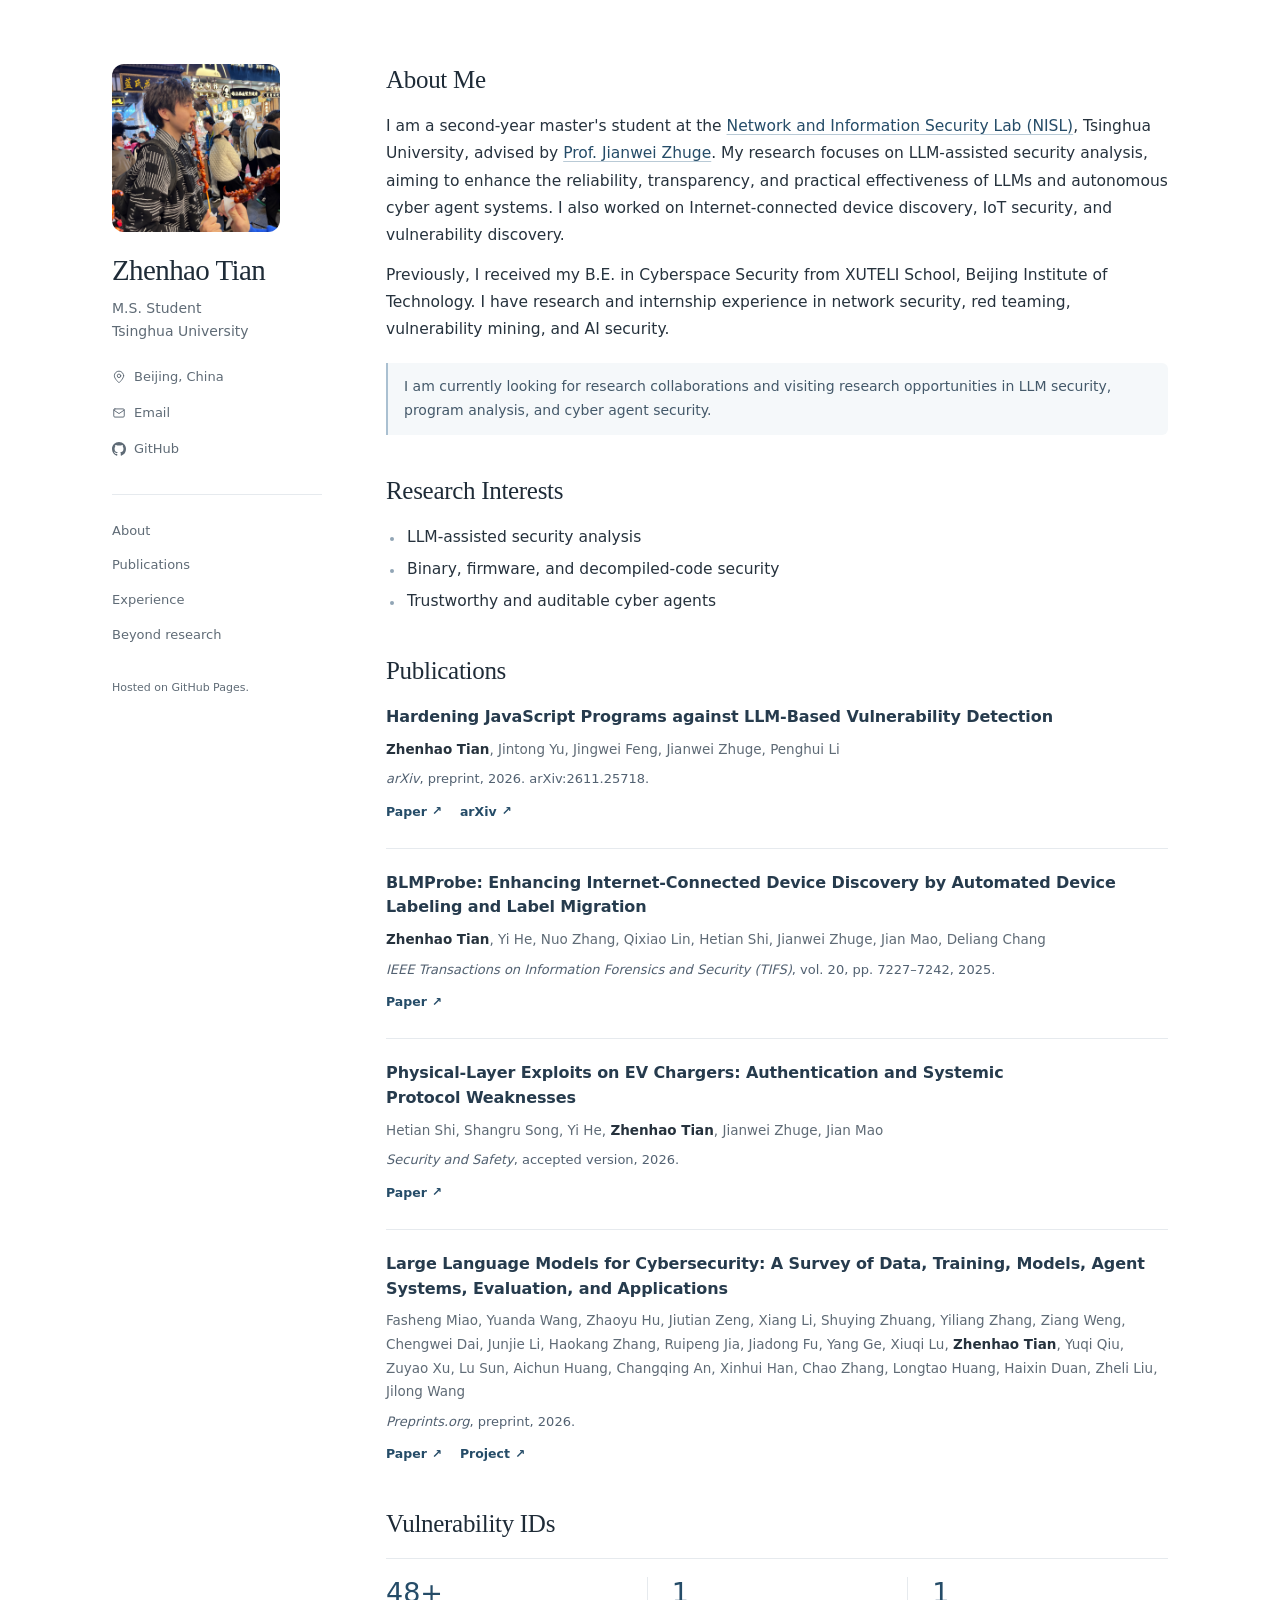
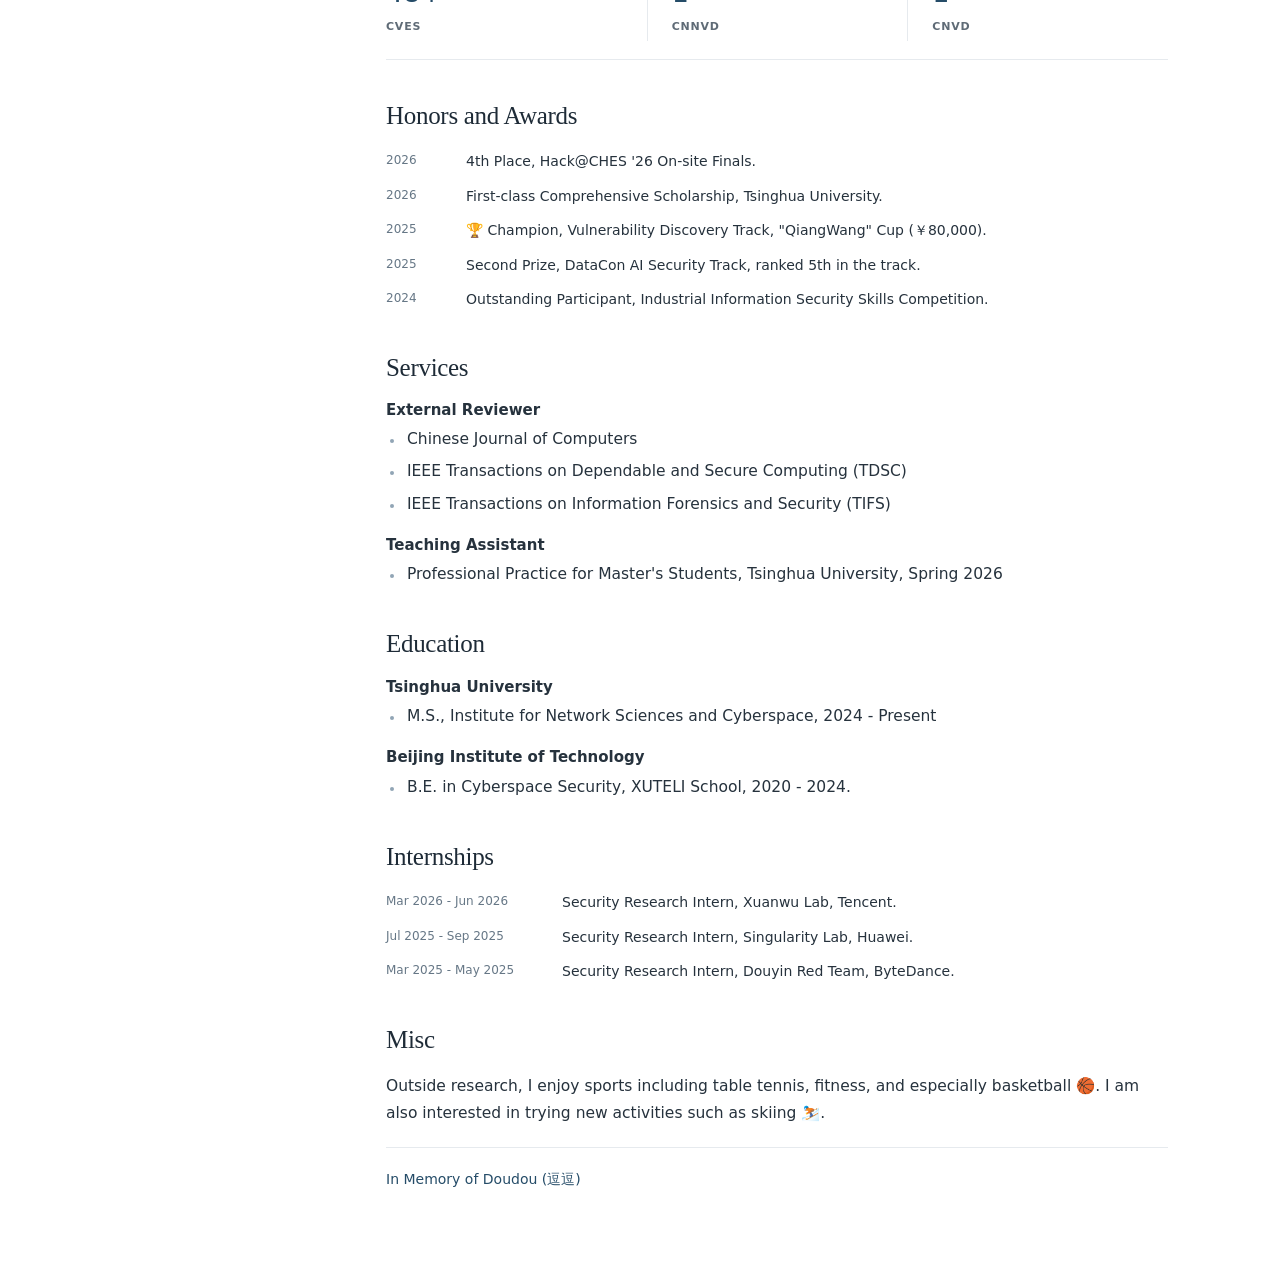
<file: index.html>
<!doctype html>
<html lang="en">
  <head>
    <meta charset="utf-8">
    <meta name="viewport" content="width=device-width, initial-scale=1">
    <meta name="description" content="Academic homepage for a security researcher working on LLM-assisted security analysis, program analysis, and vulnerability discovery.">
    <meta name="author" content="Zhenhao Tian">
    <title>Zhenhao Tian | Tsinghua University</title>
    <link rel="stylesheet" href="assets/css/style.css?v=20261117">
    <link rel="stylesheet" href="assets/css/homepage.css?v=20261117">
    <script type="application/ld+json">
    {
      "@context": "https://schema.org",
      "@type": "Person",
      "name": "Zhenhao Tian",
      "url": "https://tzh00203.github.io/",
      "email": "mailto:tian-zh24@mails.tsinghua.edu.cn",
      "jobTitle": "M.S. Student",
      "affiliation": {
        "@type": "CollegeOrUniversity",
        "name": "Tsinghua University"
      },
      "sameAs": ["https://github.com/tzh00203"]
    }
    </script>
  </head>
  <body class="homepage">
    <main class="academic-page">
      <aside class="sidebar">
        <figure class="profile-photo">
          <img src="assets/img/041ee5af4d082a165237ae47a340b5dd.jpg" alt="Portrait of Zhenhao Tian" width="190" height="190">
        </figure>
        <h1>Zhenhao Tian</h1>
        <p class="subtitle">M.S. Student<br>Tsinghua University</p>
        <ul class="profile-links">
          <li>
            <span class="profile-contact">
              <svg viewBox="0 0 24 24" aria-hidden="true">
                <path d="M20 10c0 4.8-8 12-8 12s-8-7.2-8-12a8 8 0 1 1 16 0Z"></path>
                <circle cx="12" cy="10" r="3"></circle>
              </svg>
              <span>Beijing, China</span>
            </span>
          </li>
          <li>
            <a class="profile-contact" href="mailto:tian-zh24@mails.tsinghua.edu.cn">
              <svg viewBox="0 0 24 24" aria-hidden="true">
                <rect x="3" y="5" width="18" height="14" rx="2"></rect>
                <path d="m3 7 9 6 9-6"></path>
              </svg>
              <span>Email</span>
            </a>
          </li>
          <li>
            <a class="profile-contact" href="https://github.com/tzh00203">
              <svg viewBox="0 0 24 24" aria-hidden="true" style="fill: currentColor; stroke: none;">
                <path d="M12 0C5.37 0 0 5.37 0 12c0 5.31 3.435 9.795 8.205 11.385.6.105.825-.255.825-.57 0-.285-.015-1.23-.015-2.235-3.015.555-3.795-.735-4.035-1.41-.135-.345-.72-1.41-1.23-1.695-.42-.225-1.02-.78-.015-.795.945-.015 1.62.87 1.845 1.23 1.08 1.815 2.805 1.305 3.495.99.105-.78.42-1.305.765-1.605-2.67-.3-5.46-1.335-5.46-5.925 0-1.305.465-2.385 1.23-3.225-.12-.3-.54-1.53.12-3.18 0 0 1.005-.315 3.3 1.23.96-.27 1.98-.405 3-.405s2.04.135 3 .405c2.295-1.56 3.3-1.23 3.3-1.23.66 1.65.24 2.88.12 3.18.765.84 1.23 1.905 1.23 3.225 0 4.605-2.805 5.625-5.475 5.925.435.375.81 1.095.81 2.22 0 1.605-.015 2.895-.015 3.3 0 .315.225.69.825.57A12.02 12.02 0 0 0 24 12c0-6.63-5.37-12-12-12Z"></path>
              </svg>
              <span>GitHub</span>
            </a>
          </li>
        </ul>
        <nav class="section-nav" aria-label="Page sections">
          <a href="#about">About</a>
          <a href="#publications">Publications</a>
          <a href="#experience">Experience</a>
          <a href="#misc">Beyond research</a>
        </nav>
        <p class="hosted-note">Hosted on GitHub Pages.</p>
      </aside>

      <div class="content">
        <section class="plain-section" id="about" aria-labelledby="about-heading">
          <h2 id="about-heading">About Me</h2>
          <p>
            I am a second-year master's student at the
            <a href="https://netsec.ccert.edu.cn/en/">Network and Information Security Lab (NISL)</a>,
            Tsinghua University, advised by
            <a href="https://netsec.ccert.edu.cn/people/zhugejw/">Prof. Jianwei Zhuge</a>.
            My research focuses on LLM-assisted security analysis, aiming to
            enhance the reliability, transparency, and practical effectiveness
            of LLMs and autonomous cyber agent systems. I also worked on
            Internet-connected device discovery, IoT security, and vulnerability
            discovery.
          </p>
          <p>
            Previously, I received my B.E. in Cyberspace Security from XUTELI
            School, Beijing Institute of Technology. I have research and
            internship experience in network security, red teaming, vulnerability
            mining, and AI security.
          </p>
          <p class="quote">
            I am currently looking for research collaborations and visiting
            research opportunities in LLM security, program analysis, and cyber
            agent security.
          </p>
        </section>

        <section class="plain-section" id="research">
          <h2>Research Interests</h2>
          <ul class="compact-list">
            <li>LLM-assisted security analysis</li>
            <li>Binary, firmware, and decompiled-code security</li>
            <li>Trustworthy and auditable cyber agents</li>
          </ul>
        </section>

        <section class="plain-section" id="publications" aria-labelledby="publications-heading">
          <h2 id="publications-heading">Publications</h2>
          <ul class="publication-list">
            <li class="publication">
              <h3 class="publication-title">Hardening JavaScript Programs against LLM-Based Vulnerability Detection</h3>
              <p class="publication-authors"><strong>Zhenhao Tian</strong>, Jintong Yu, Jingwei Feng, Jianwei Zhuge, Penghui Li</p>
              <p class="publication-venue"><em>arXiv</em>, preprint, 2026. arXiv:2611.25718.</p>
              <div class="publication-links" aria-label="Resources for Hardening JavaScript Programs against LLM-Based Vulnerability Detection">
                <a href="https://arxiv.org/pdf/2611.25718" aria-label="Read Hardening JavaScript Programs against LLM-Based Vulnerability Detection paper">Paper <span aria-hidden="true">↗</span></a>
                <a href="https://arxiv.org/abs/2611.25718" aria-label="View Hardening JavaScript Programs against LLM-Based Vulnerability Detection on arXiv">arXiv <span aria-hidden="true">↗</span></a>
              </div>
            </li>
            <li class="publication">
              <h3 class="publication-title">BLMProbe: Enhancing Internet-Connected Device Discovery by Automated Device Labeling and Label Migration</h3>
              <p class="publication-authors"><strong>Zhenhao Tian</strong>, Yi He, Nuo Zhang, Qixiao Lin, Hetian Shi, Jianwei Zhuge, Jian Mao, Deliang Chang</p>
              <p class="publication-venue"><em>IEEE Transactions on Information Forensics and Security (TIFS)</em>, vol. 20, pp. 7227–7242, 2025.</p>
              <div class="publication-links" aria-label="Resources for BLMProbe">
                <a href="https://doi.org/10.1109/TIFS.2025.3587211" aria-label="Read BLMProbe paper">Paper <span aria-hidden="true">↗</span></a>
              </div>
            </li>
            <li class="publication">
              <h3 class="publication-title">Physical-Layer Exploits on EV Chargers: Authentication and Systemic Protocol Weaknesses</h3>
              <p class="publication-authors">Hetian Shi, Shangru Song, Yi He, <strong>Zhenhao Tian</strong>, Jianwei Zhuge, Jian Mao</p>
              <p class="publication-venue"><em>Security and Safety</em>, accepted version, 2026.</p>
              <div class="publication-links" aria-label="Resources for Physical-Layer Exploits on EV Chargers">
                <a href="https://doi.org/10.1051/sands/2026012" aria-label="Read Physical-Layer Exploits on EV Chargers paper">Paper <span aria-hidden="true">↗</span></a>
              </div>
            </li>
            <li class="publication">
              <h3 class="publication-title">Large Language Models for Cybersecurity: A Survey of Data, Training, Models, Agent Systems, Evaluation, and Applications</h3>
              <p class="publication-authors">Fasheng Miao, Yuanda Wang, Zhaoyu Hu, Jiutian Zeng, Xiang Li, Shuying Zhuang, Yiliang Zhang, Ziang Weng, Chengwei Dai, Junjie Li, Haokang Zhang, Ruipeng Jia, Jiadong Fu, Yang Ge, Xiuqi Lu, <strong>Zhenhao Tian</strong>, Yuqi Qiu, Zuyao Xu, Lu Sun, Aichun Huang, Changqing An, Xinhui Han, Chao Zhang, Longtao Huang, Haixin Duan, Zheli Liu, Jilong Wang</p>
              <p class="publication-venue"><em>Preprints.org</em>, preprint, 2026.</p>
              <div class="publication-links" aria-label="Resources for Large Language Models for Cybersecurity">
                <a href="https://doi.org/10.20944/preprints202610.2235.v1" aria-label="Read Large Language Models for Cybersecurity paper">Paper <span aria-hidden="true">↗</span></a>
                <a href="https://cyber-llm.github.io/" aria-label="Visit Large Language Models for Cybersecurity project">Project <span aria-hidden="true">↗</span></a>
              </div>
            </li>
          </ul>
        </section>

        <section class="plain-section">
          <h2>Vulnerability IDs</h2>
          <div class="metric-grid">
            <div class="metric">
              <strong>48+</strong>
              <span>CVEs</span>
            </div>
            <div class="metric">
              <strong>1</strong>
              <span>CNNVD</span>
            </div>
            <div class="metric">
              <strong>1</strong>
              <span>CNVD</span>
            </div>
          </div>
        </section>

        <section class="plain-section">
          <h2>Honors and Awards</h2>
          <ul class="entry-list">
            <li><span class="date">2026</span> 4th Place, Hack@CHES '26 On-site Finals.</li>
            <li><span class="date">2026</span> First-class Comprehensive Scholarship, Tsinghua University.</li>
            <li><span class="date">2025</span> 🏆 Champion, Vulnerability Discovery Track, "QiangWang" Cup (￥80,000).</li>
            <li><span class="date">2025</span> Second Prize, DataCon AI Security Track, ranked 5th in the track.</li>
            <li><span class="date">2024</span> Outstanding Participant, Industrial Information Security Skills Competition.</li>
          </ul>
        </section>

        <section class="plain-section">
          <h2>Services</h2>
          <h3>External Reviewer</h3>
          <ul class="compact-list">
            <li>Chinese Journal of Computers</li>
            <li>IEEE Transactions on Dependable and Secure Computing (TDSC)</li>
            <li>IEEE Transactions on Information Forensics and Security (TIFS)</li>
          </ul>
          <h3>Teaching Assistant</h3>
          <ul class="compact-list">
            <li>Professional Practice for Master's Students, Tsinghua University, Spring 2026</li>
          </ul>
        </section>

        <section class="plain-section">
          <h2>Education</h2>
          <h3>Tsinghua University</h3>
          <ul class="compact-list">
            <li>M.S., Institute for Network Sciences and Cyberspace, 2024 - Present</li>
          </ul>
          <h3>Beijing Institute of Technology</h3>
          <ul class="compact-list">
            <li>B.E. in Cyberspace Security, XUTELI School, 2020 - 2024.</li>
          </ul>
        </section>

        <section class="plain-section" id="experience">
          <h2>Internships</h2>
          <ul class="entry-list wide-dates">
            <li>
              <span class="date">Mar 2026 - Jun 2026</span>
              Security Research Intern, Xuanwu Lab, Tencent.
            </li>
            <li>
              <span class="date">Jul 2025 - Sep 2025</span>
              Security Research Intern, Singularity Lab, Huawei.
            </li>
            <li>
              <span class="date">Mar 2025 - May 2025</span>
              Security Research Intern, Douyin Red Team, ByteDance.
            </li>
          </ul>
        </section>

        <section class="plain-section" id="misc">
          <h2>Misc</h2>
          <p>
            Outside research, I enjoy sports including table tennis, fitness,
            and especially basketball 🏀. I am also interested in trying new
            activities such as skiing ⛷️.
          </p>
          <details class="pet-memory">
            <summary>In Memory of Doudou (逗逗)</summary>
            <div class="pet-memory-body">
              <img src="assets/img/doudou.jpg" alt="Doudou, our family pet">
              <div class="pet-memory-text">
                <p>
                  Doudou, 逗你玩的逗, joined our family in January 2016 and
                  left for Wangxingqiu (汪星球) in March 2026.
                </p>
                <p>
                  He was shy yet lively, a little clumsy yet wonderfully clever.
                  He will always be in our hearts as an irreplaceable member of
                  our family.
                </p>
              </div>
            </div>
          </details>
        </section>
      </div>
    </main>
  </body>
</html>
</file>
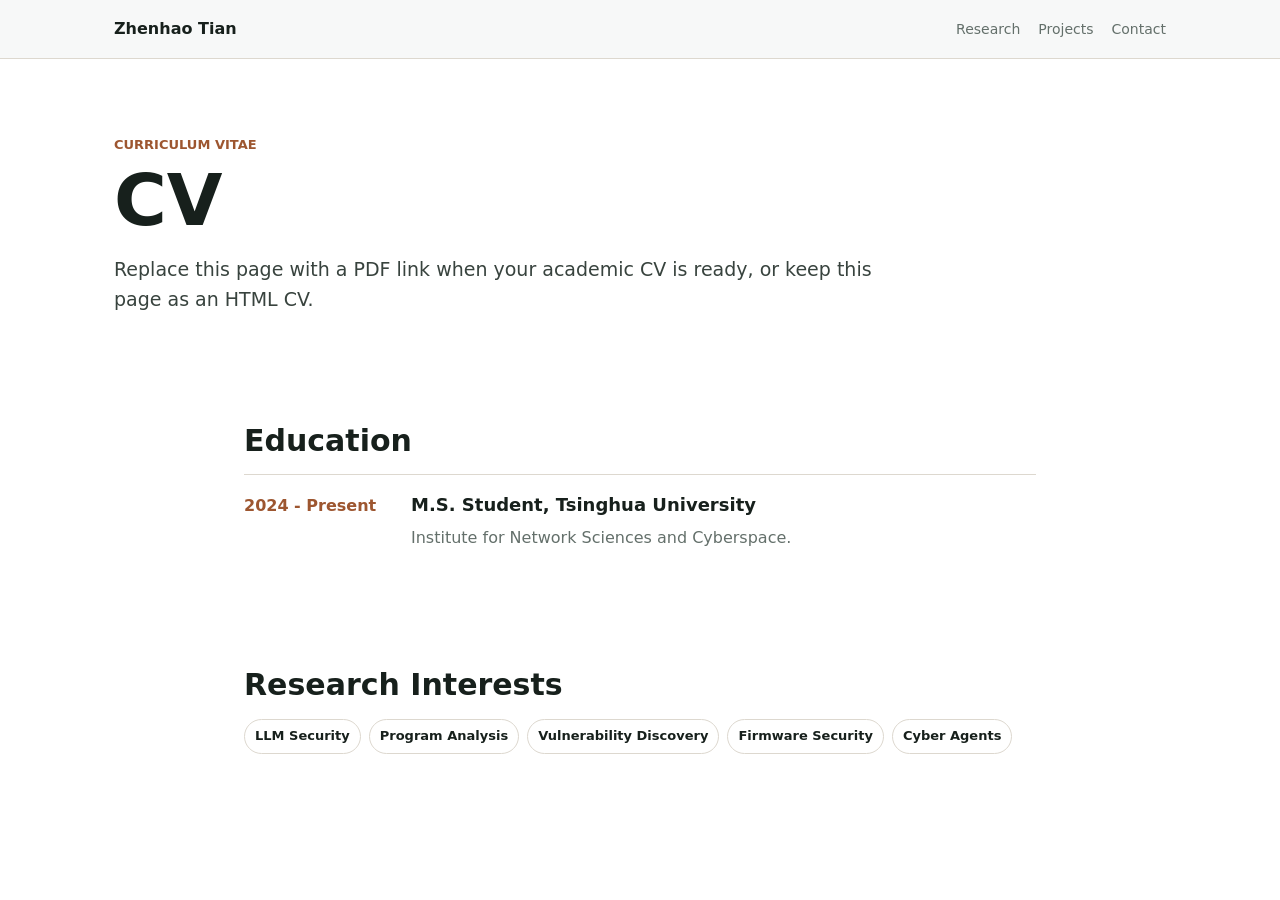
<file: cv.html>
<!doctype html>
<html lang="en">
  <head>
    <meta charset="utf-8">
    <meta name="viewport" content="width=device-width, initial-scale=1">
    <meta name="description" content="Academic CV for Zhenhao Tian.">
    <title>CV | Zhenhao Tian</title>
    <link rel="stylesheet" href="assets/css/style.css">
  </head>
  <body>
    <header class="site-header">
      <nav class="nav">
        <a class="brand" href="index.html">Zhenhao Tian</a>
        <div class="nav-links" aria-label="Primary navigation">
          <a href="index.html#research">Research</a>
          <a href="index.html#projects">Projects</a>
          <a href="index.html#contact">Contact</a>
        </div>
      </nav>
    </header>

    <main>
      <section class="project-hero">
        <p class="eyebrow">Curriculum Vitae</p>
        <h1>CV</h1>
        <p class="lead">
          Replace this page with a PDF link when your academic CV is ready, or
          keep this page as an HTML CV.
        </p>
      </section>

      <section class="section narrow">
        <h2>Education</h2>
        <div class="timeline">
          <article class="timeline-item">
            <p class="year">2024 - Present</p>
            <div>
              <h3>M.S. Student, Tsinghua University</h3>
              <p class="muted">Institute for Network Sciences and Cyberspace.</p>
            </div>
          </article>
        </div>
      </section>

      <section class="section narrow">
        <h2>Research Interests</h2>
        <div class="skill-row">
          <span>LLM Security</span>
          <span>Program Analysis</span>
          <span>Vulnerability Discovery</span>
          <span>Firmware Security</span>
          <span>Cyber Agents</span>
        </div>
      </section>
    </main>
  </body>
</html>
</file>
<file: assets/css/style.css>
:root {
  --bg: #ffffff;
  --surface: #ffffff;
  --ink: #17201c;
  --muted: #64706b;
  --line: #ddd8cf;
  --accent: #2f4f7f;
  --accent-strong: #20385f;
  --warm: #9d5630;
  --soft: #f1f4f8;
  --shadow: 0 22px 55px rgba(30, 37, 33, 0.1);
  --max: 1100px;
}

* {
  box-sizing: border-box;
}

html {
  scroll-behavior: smooth;
}

body {
  margin: 0;
  background: var(--bg);
  color: var(--ink);
  font-family: Inter, ui-sans-serif, system-ui, -apple-system, BlinkMacSystemFont, "Segoe UI", sans-serif;
  line-height: 1.6;
}

.academic-page {
  display: grid;
  grid-template-columns: 240px minmax(0, 1fr);
  gap: 38px;
  max-width: 1080px;
  margin: 0 auto;
  padding: 46px 24px 72px;
}

.sidebar {
  display: flex;
  flex-direction: column;
  position: sticky;
  top: 24px;
  align-self: start;
  min-height: calc(100vh - 70px);
  padding: 4px 8px;
  text-align: left;
}

.sidebar h1 {
  margin: 10px 0 5px;
  font-size: 22px;
  line-height: 1.1;
}

.subtitle {
  margin-bottom: 12px;
  color: var(--muted);
  font-size: 14px;
  line-height: 1.45;
}

.profile-links {
  display: grid;
  gap: 4px;
  margin: 12px 0 0;
  padding: 0;
  list-style: none;
}

.profile-contact {
  display: inline-flex;
  min-height: 26px;
  align-items: center;
  gap: 8px;
  justify-content: flex-start;
  color: var(--accent-strong);
  font-size: 14px;
  font-weight: 650;
}

.profile-contact svg {
  display: block;
  width: 15px;
  height: 15px;
  flex: 0 0 auto;
  fill: none;
  stroke: currentColor;
  stroke-linecap: round;
  stroke-linejoin: round;
  stroke-width: 2;
}

.profile-links a.profile-contact:hover,
.profile-links a.profile-contact:focus-visible {
  color: #122847;
}

.hosted-note {
  margin: auto 0 0;
  color: var(--muted);
  font-size: 12px;
}

.content {
  min-width: 0;
}

.plain-section {
  position: relative;
  padding: 0;
  margin-bottom: 34px;
}

.plain-section h2 {
  display: flex;
  align-items: center;
  gap: 12px;
  margin-bottom: 16px;
  font-size: 26px;
}

.plain-section h2::after {
  content: "";
  display: none;
  flex: 1;
  height: 1px;
  background: var(--line);
}

.plain-section h3 {
  margin-top: 18px;
  margin-bottom: 6px;
  font-size: 17px;
}

.plain-section p {
  margin-bottom: 13px;
}

.quote {
  margin-top: 16px;
  padding: 14px 16px;
  border-left: 4px solid var(--accent);
  border-radius: 0 8px 8px 0;
  background: var(--soft);
  color: #30443b;
  font-weight: 650;
}

.pet-memory {
  margin: 20px 0 0;
  padding-top: 16px;
  border-top: 1px solid var(--line);
}

.pet-memory summary {
  display: inline-flex;
  align-items: center;
  min-height: 30px;
  color: var(--accent-strong);
  cursor: pointer;
  font-weight: 750;
}

.pet-memory summary:hover,
.pet-memory summary:focus-visible {
  color: #122847;
  text-decoration: underline;
  text-underline-offset: 3px;
}

.pet-memory-body {
  display: grid;
  grid-template-columns: 108px minmax(0, 1fr);
  gap: 14px;
  align-items: start;
  margin-top: 12px;
}

.pet-memory img {
  display: block;
  width: 108px;
  aspect-ratio: 1;
  border-radius: 8px;
  object-fit: cover;
  object-position: 50% 45%;
}

.pet-memory-text {
  min-width: 0;
}

.pet-memory p:last-child {
  margin-bottom: 0;
}

.entry-list,
.publication-list,
.compact-list {
  margin: 0;
  padding-left: 20px;
}

.entry-list {
  display: grid;
  gap: 8px;
  padding-left: 0;
  list-style: none;
}

.entry-list li,
.publication-list li,
.compact-list li {
  margin-bottom: 9px;
}

.entry-list li {
  display: grid;
  grid-template-columns: 96px minmax(0, 1fr);
  gap: 6px;
  align-items: start;
  margin-bottom: 0;
}

.entry-list.wide-dates li {
  grid-template-columns: 180px minmax(0, 1fr);
}

.date {
  display: block;
  min-width: 0;
  color: var(--warm);
  font-weight: 800;
}

.links {
  display: inline-block;
  margin-left: 8px;
  color: var(--muted);
  font-size: 14px;
}

.metric-grid {
  display: grid;
  grid-template-columns: repeat(3, minmax(0, 1fr));
  gap: 12px;
}

.metric {
  min-height: 94px;
  padding: 18px;
  border: 1px solid var(--line);
  border-radius: 8px;
  background: var(--surface);
  box-shadow: 0 12px 28px rgba(30, 37, 33, 0.06);
}

.metric strong {
  display: block;
  margin-bottom: 4px;
  color: var(--accent-strong);
  font-size: 32px;
  line-height: 1;
}

.metric span {
  color: var(--muted);
  font-size: 13px;
  font-weight: 800;
  text-transform: uppercase;
}

.page-footer {
  color: var(--muted);
  font-size: 14px;
}

a {
  color: var(--accent);
  text-decoration: none;
}

a:hover,
a:focus-visible {
  color: var(--accent-strong);
  text-decoration: underline;
}

.content a {
  padding: 0;
  color: var(--accent-strong);
  font-weight: 650;
  text-decoration: underline;
  text-decoration-thickness: 1px;
  text-underline-offset: 3px;
}

.content a:hover,
.content a:focus-visible {
  color: #122847;
}

.site-header {
  position: sticky;
  top: 0;
  z-index: 10;
  background: rgba(247, 248, 248, 0.92);
  border-bottom: 1px solid var(--line);
  backdrop-filter: blur(12px);
}

.nav {
  display: flex;
  align-items: center;
  justify-content: space-between;
  max-width: var(--max);
  margin: 0 auto;
  padding: 16px 24px;
  gap: 24px;
}

.brand {
  color: var(--ink);
  font-weight: 750;
  letter-spacing: 0;
}

.nav-links {
  display: flex;
  align-items: center;
  gap: 18px;
  font-size: 14px;
}

.nav-links a {
  color: var(--muted);
}

.nav-links a:hover,
.nav-links a:focus-visible {
  color: var(--ink);
}

.hero,
.project-hero {
  max-width: var(--max);
  margin: 0 auto;
  padding: 76px 24px 48px;
}

.hero {
  display: grid;
  grid-template-columns: minmax(0, 1fr) 340px;
  gap: 44px;
  align-items: start;
}

.eyebrow {
  margin: 0 0 10px;
  color: var(--warm);
  font-size: 13px;
  font-weight: 750;
  letter-spacing: 0;
  text-transform: uppercase;
}

h1,
h2,
h3,
p {
  margin-top: 0;
}

h1 {
  max-width: 850px;
  margin-bottom: 18px;
  font-size: clamp(40px, 7vw, 72px);
  line-height: 0.98;
  letter-spacing: 0;
}

h2 {
  margin-bottom: 16px;
  font-size: 30px;
  line-height: 1.15;
  letter-spacing: 0;
}

h3 {
  margin-bottom: 8px;
  font-size: 18px;
  line-height: 1.3;
  letter-spacing: 0;
}

.lead {
  max-width: 780px;
  color: #38433e;
  font-size: 19px;
}

.actions {
  display: flex;
  flex-wrap: wrap;
  gap: 12px;
  margin-top: 28px;
}

.button {
  display: inline-flex;
  align-items: center;
  justify-content: center;
  min-height: 42px;
  padding: 9px 16px;
  border: 1px solid var(--line);
  border-radius: 7px;
  background: var(--surface);
  color: var(--ink);
  font-weight: 700;
  font-size: 14px;
}

.button.primary {
  border-color: var(--accent);
  background: var(--accent);
  color: #ffffff;
}

.button:hover,
.button:focus-visible {
  transform: translateY(-1px);
  text-decoration: none;
  box-shadow: 0 8px 18px rgba(23, 32, 28, 0.1);
}

.profile-panel,
.interest,
.project,
.component-list article {
  border: 1px solid var(--line);
  border-radius: 8px;
  background: var(--surface);
  box-shadow: var(--shadow);
}

.profile-panel {
  padding: 24px;
}

.profile-photo {
  width: 190px;
  height: 190px;
  margin: 0 0 11px;
  overflow: hidden;
  border: 1px solid var(--line);
  border-radius: 8px;
  background: var(--soft);
}

.profile-photo img {
  display: block;
  width: 100%;
  height: 100%;
  object-fit: cover;
}

dl {
  margin: 0;
}

.profile-panel div + div {
  margin-top: 18px;
  padding-top: 18px;
  border-top: 1px solid var(--line);
}

dt {
  margin-bottom: 4px;
  color: var(--muted);
  font-size: 12px;
  font-weight: 800;
  text-transform: uppercase;
}

dd {
  margin: 0;
  color: var(--ink);
}

.section {
  max-width: var(--max);
  margin: 0 auto;
  padding: 42px 24px;
}

.section.narrow {
  max-width: 840px;
}

.section-heading {
  margin-bottom: 18px;
}

.interest-grid {
  display: grid;
  grid-template-columns: repeat(2, minmax(0, 1fr));
  gap: 16px;
}

.interest {
  padding: 22px;
}

.interest p,
.project p,
.component-list p,
.muted {
  color: var(--muted);
}

.project-list,
.component-list,
.timeline {
  display: grid;
  gap: 14px;
}

.project {
  display: grid;
  grid-template-columns: minmax(0, 1fr) auto;
  gap: 18px;
  align-items: start;
  padding: 22px;
}

.tag {
  display: inline-flex;
  align-items: center;
  min-height: 28px;
  padding: 4px 10px;
  border-radius: 999px;
  background: #eef5f2;
  color: var(--accent-strong);
  font-size: 12px;
  font-weight: 800;
  white-space: nowrap;
}

.timeline-item {
  display: grid;
  grid-template-columns: 145px minmax(0, 1fr);
  gap: 22px;
  padding: 18px 0;
  border-top: 1px solid var(--line);
}

.year {
  color: var(--warm);
  font-weight: 800;
}

.skill-row {
  display: flex;
  flex-wrap: wrap;
  gap: 8px;
}

.skill-row span {
  padding: 6px 10px;
  border: 1px solid var(--line);
  border-radius: 999px;
  background: var(--surface);
  font-size: 13px;
  font-weight: 700;
}

.contact {
  padding-bottom: 76px;
}

.contact-list,
.body-list {
  padding-left: 20px;
}

.contact-list li,
.body-list li {
  margin-bottom: 8px;
}

.component-list {
  grid-template-columns: repeat(2, minmax(0, 1fr));
}

.component-list article {
  padding: 20px;
}

.site-footer {
  border-top: 1px solid var(--line);
  color: var(--muted);
  text-align: center;
  padding: 24px;
}

.site-footer p {
  margin: 0;
}

@media (max-width: 820px) {
  .academic-page {
    grid-template-columns: 1fr;
    gap: 26px;
    padding-top: 28px;
  }

  .sidebar {
    position: static;
    min-height: 0;
  }

  .hosted-note {
    margin-top: 18px;
  }

  .nav {
    align-items: flex-start;
    flex-direction: column;
    gap: 10px;
  }

  .nav-links {
    flex-wrap: wrap;
  }

  .hero {
    grid-template-columns: 1fr;
    padding-top: 48px;
  }

  .profile-panel {
    max-width: 480px;
  }

  .interest-grid,
  .component-list {
    grid-template-columns: 1fr;
  }

  .project {
    grid-template-columns: 1fr;
  }

  .tag {
    justify-self: start;
  }

  .timeline-item {
    grid-template-columns: 1fr;
    gap: 6px;
  }
}

@media (max-width: 520px) {
  .metric-grid {
    grid-template-columns: 1fr;
  }

  .entry-list li {
    grid-template-columns: 1fr;
    gap: 2px;
  }

  .pet-memory-body {
    grid-template-columns: 88px minmax(0, 1fr);
  }

  .pet-memory img {
    width: 88px;
  }

  .hero,
  .project-hero,
  .section {
    padding-left: 18px;
    padding-right: 18px;
  }

  .actions {
    flex-direction: column;
  }

  .button {
    width: 100%;
  }
}
</file>
<file: assets/css/homepage.css>
/* Small, homepage-only refinements; the shared CV stylesheet stays independent. */
.homepage {
  --ink: #26323d;
  --muted: #5f6b76;
  --line: #e6eaee;
  --accent: #365c78;
  --accent-strong: #254c68;
  --soft: #f5f8fa;
  --warm: #667786;
  font-size: 15.5px;
  line-height: 1.75;
  -webkit-font-smoothing: antialiased;
}

.homepage .academic-page {
  grid-template-columns: 210px minmax(0, 1fr);
  gap: 64px;
  max-width: 1120px;
  padding: 64px 32px 80px;
}

.homepage .sidebar {
  top: 40px;
  min-height: 0;
  padding: 0;
}

.homepage .profile-photo {
  width: 168px;
  height: 168px;
  margin-bottom: 22px;
  border: 0;
  border-radius: 12px;
}

.homepage .sidebar h1 {
  margin: 0 0 10px;
  color: #1e2b37;
  font-family: Georgia, "Times New Roman", serif;
  font-size: 29px;
  font-weight: 500;
  line-height: 1.15;
  letter-spacing: -0.6px;
}

.homepage .subtitle {
  margin: 0;
  font-size: 14px;
  line-height: 1.6;
}

.homepage .profile-links {
  gap: 5px;
  margin-top: 20px;
}

.homepage .profile-contact {
  min-height: 30px;
  color: var(--muted);
  font-size: 13px;
  font-weight: 500;
}

.homepage .profile-contact svg {
  width: 14px;
  height: 14px;
  stroke-width: 1.65;
}

.section-nav {
  display: grid;
  gap: 6px;
  margin-top: 28px;
  padding-top: 22px;
  border-top: 1px solid var(--line);
}

.section-nav a {
  width: fit-content;
  padding: 3px 0;
  color: var(--muted);
  font-size: 13px;
}

.homepage .hosted-note {
  margin-top: 28px;
  color: var(--muted);
  font-size: 11px;
}

.homepage .plain-section {
  margin-bottom: 40px;
  scroll-margin-top: 32px;
}

.homepage .plain-section:last-child {
  margin-bottom: 0;
}

.homepage .plain-section h2 {
  margin: 0 0 18px;
  color: #1e2b37;
  font-family: Georgia, "Times New Roman", serif;
  font-size: 25px;
  font-weight: 500;
  line-height: 1.25;
  letter-spacing: -0.3px;
}

.homepage .plain-section h3 {
  font-size: 15px;
  font-weight: 650;
}

.homepage .plain-section p {
  margin: 0 0 13px;
}

.homepage .content a {
  font-weight: 500;
  text-decoration-color: #b9cad6;
}

.homepage .content a:hover,
.homepage .content a:focus-visible {
  text-decoration-color: currentColor;
}

.homepage .quote {
  margin-top: 20px !important;
  padding: 12px 16px;
  border-left: 2px solid #aac0d1;
  border-radius: 0 6px 6px 0;
  color: #44596a;
  font-size: 14px;
  font-weight: 400;
  line-height: 1.7;
}

.homepage .compact-list {
  padding-left: 18px;
}

.homepage .compact-list li {
  margin-bottom: 5px;
  padding-left: 3px;
}

.homepage .compact-list li::marker {
  color: #91a5b5;
  font-size: 0.75em;
}

.homepage .publication-list {
  padding: 0;
  list-style: none;
}

.homepage .publication-list .publication {
  margin: 0;
  padding: 22px 0;
  border-bottom: 1px solid var(--line);
}

.homepage .publication-list .publication:first-child {
  padding-top: 0;
}

.homepage .publication-list .publication:last-child {
  padding-bottom: 0;
  border-bottom: 0;
}

.homepage .plain-section .publication-title {
  margin: 0 0 8px;
  color: #263b4d;
  font-size: 16px;
  font-weight: 650;
  line-height: 1.55;
  letter-spacing: -0.1px;
  text-wrap: pretty;
}

.homepage .plain-section .publication-authors {
  margin: 0 0 7px;
  color: var(--muted);
  font-size: 13.5px;
  line-height: 1.75;
}

.publication-authors strong {
  color: var(--ink);
  font-weight: 650;
}

.homepage .plain-section .publication-venue {
  margin: 0;
  color: #526171;
  font-size: 13px;
  line-height: 1.65;
}

.publication-links {
  display: flex;
  flex-wrap: wrap;
  gap: 18px;
  margin-top: 8px;
}

.homepage .publication-links a {
  display: inline-flex;
  align-items: center;
  gap: 5px;
  min-height: 28px;
  font-size: 12.5px;
  font-weight: 600;
  text-decoration: none;
}

.homepage .publication-links a:hover,
.homepage .publication-links a:focus-visible {
  text-decoration: underline;
}

.publication-links span {
  font-size: 12px;
}

.homepage .metric-grid {
  gap: 0;
  padding: 18px 0;
  border-top: 1px solid var(--line);
  border-bottom: 1px solid var(--line);
}

.homepage .metric {
  min-height: 0;
  padding: 2px 24px;
  border: 0;
  border-radius: 0;
  box-shadow: none;
}

.homepage .metric:first-child {
  padding-left: 0;
}

.homepage .metric + .metric {
  border-left: 1px solid var(--line);
}

.homepage .metric strong {
  margin-bottom: 6px;
  font-size: 27px;
  font-weight: 500;
  font-variant-numeric: tabular-nums;
}

.homepage .metric span {
  font-size: 11px;
  font-weight: 600;
  letter-spacing: 0.07em;
}

.homepage .entry-list {
  gap: 10px;
  font-size: 14px;
}

.homepage .entry-list li {
  grid-template-columns: 64px minmax(0, 1fr);
  gap: 16px;
}

.homepage .entry-list.wide-dates li {
  grid-template-columns: 160px minmax(0, 1fr);
}

.homepage .date {
  padding-top: 1px;
  font-size: 12px;
  font-weight: 500;
  font-variant-numeric: tabular-nums;
}

.homepage .pet-memory summary {
  font-size: 14px;
  font-weight: 500;
}

.homepage a:focus-visible,
.homepage summary:focus-visible {
  outline: 2px solid var(--accent);
  outline-offset: 4px;
  border-radius: 2px;
}

@media (max-width: 900px) {
  .homepage .academic-page {
    grid-template-columns: 180px minmax(0, 1fr);
    gap: 40px;
    padding: 40px 28px 64px;
  }
}

@media (max-width: 760px) {
  .homepage .academic-page {
    grid-template-columns: minmax(0, 1fr);
    gap: 36px;
    max-width: 700px;
    padding: 32px 24px 56px;
  }

  .homepage .sidebar {
    display: grid;
    grid-template-columns: 104px minmax(0, 1fr);
    column-gap: 22px;
    align-items: start;
    position: static;
    padding-bottom: 24px;
    border-bottom: 1px solid var(--line);
  }

  .homepage .profile-photo {
    grid-column: 1;
    grid-row: 1 / 4;
    width: 104px;
    height: 104px;
    margin: 0;
    border-radius: 10px;
  }

  .homepage .sidebar h1 {
    grid-column: 2;
    margin: 2px 0 6px;
    font-size: 27px;
  }

  .homepage .subtitle {
    grid-column: 2;
    font-size: 13px;
  }

  .homepage .profile-links {
    grid-column: 2;
    display: flex;
    flex-wrap: wrap;
    gap: 4px 14px;
    margin-top: 12px;
  }

  .section-nav {
    grid-column: 1 / -1;
    display: flex;
    flex-wrap: wrap;
    gap: 6px 22px;
    margin-top: 22px;
    padding-top: 0;
    border: 0;
  }

  .homepage .hosted-note {
    display: none;
  }
}

@media (max-width: 520px) {
  .homepage {
    font-size: 15px;
  }

  .homepage .academic-page {
    padding-right: 20px;
    padding-left: 20px;
  }

  .homepage .plain-section {
    margin-bottom: 34px;
  }

  .homepage .plain-section h2 {
    font-size: 24px;
  }

  .homepage .metric-grid {
    grid-template-columns: repeat(3, minmax(0, 1fr));
  }

  .homepage .metric {
    padding-right: 14px;
    padding-left: 14px;
  }

  .homepage .entry-list li {
    grid-template-columns: 48px minmax(0, 1fr);
    gap: 12px;
  }

  .homepage .entry-list.wide-dates li {
    grid-template-columns: minmax(0, 1fr);
    gap: 2px;
  }
}

@media (prefers-reduced-motion: reduce) {
  html {
    scroll-behavior: auto;
  }
}
</file>
